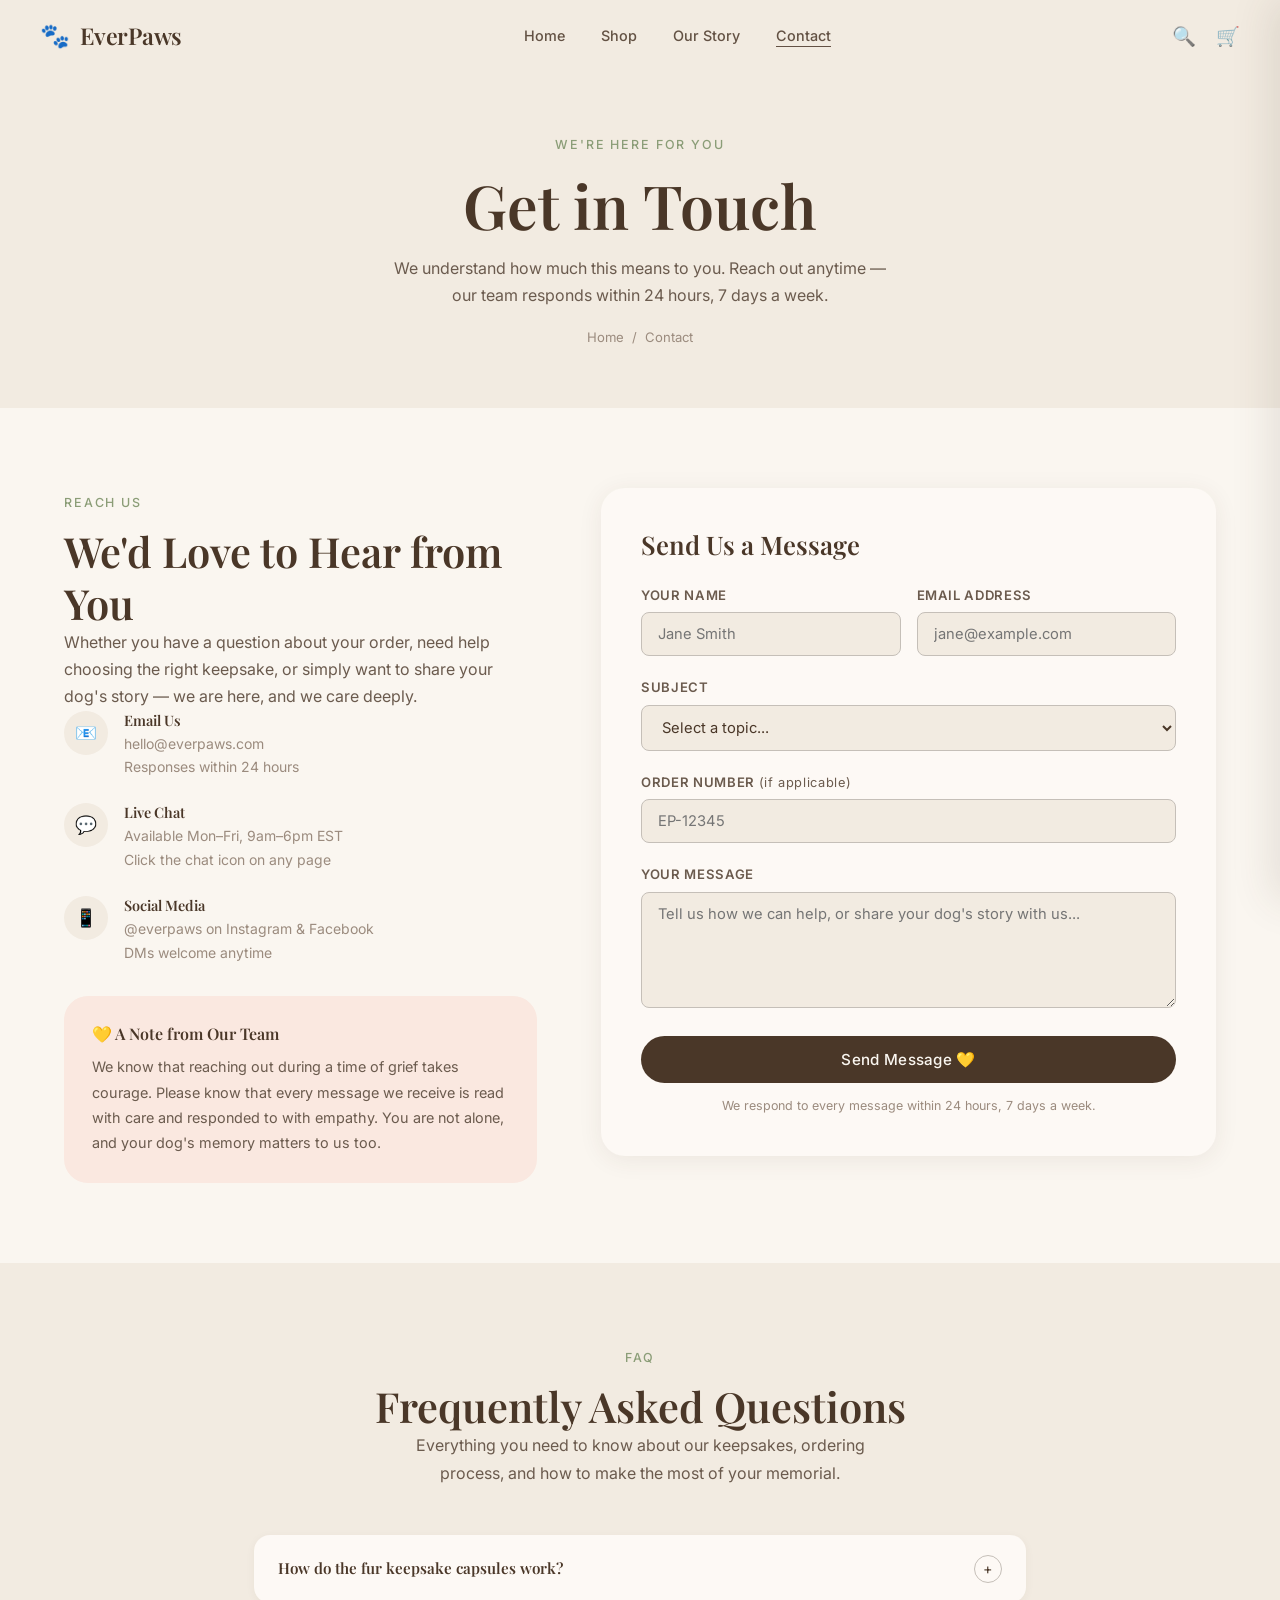
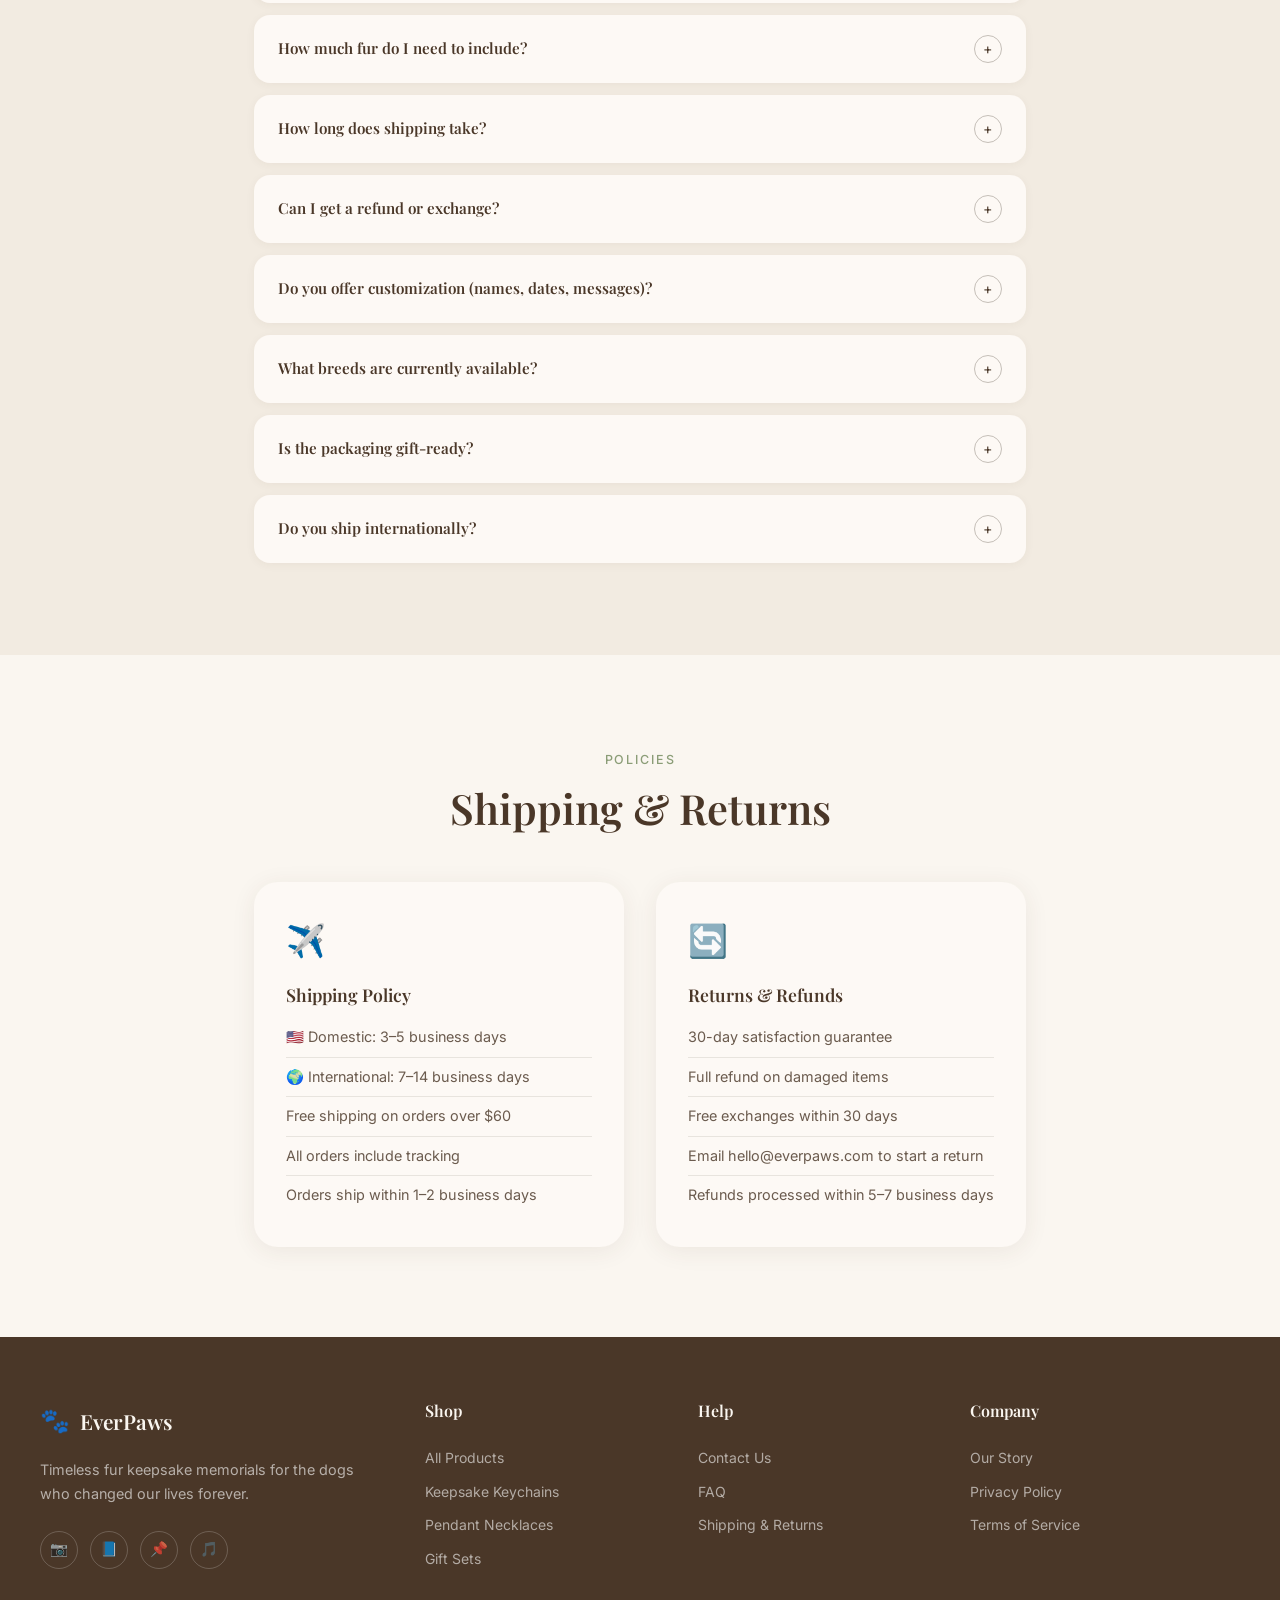
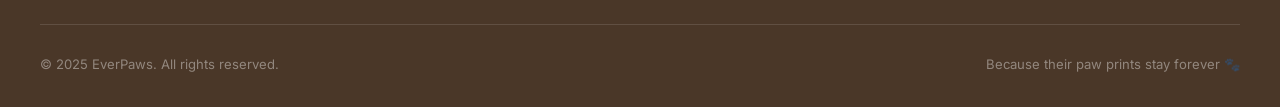
<file: contact.html>
<!DOCTYPE html>
<html lang="en">
<head>
  <meta charset="UTF-8">
  <meta name="viewport" content="width=device-width, initial-scale=1.0">
  <meta name="description" content="Contact EverPaws — We're here to help. Reach out with any questions about your order, our products, or our returns policy.">
  <title>Contact & FAQ — EverPaws</title>
  <link rel="stylesheet" href="css/styles.css">
  <link rel="icon" href="data:image/svg+xml,<svg xmlns='http://www.w3.org/2000/svg' viewBox='0 0 100 100'><text y='.9em' font-size='90'>🐾</text></svg>">
</head>
<body>

  <!-- ── Navigation ── -->
  <nav class="navbar scrolled" id="navbar">
    <div class="navbar-inner">
      <a href="index.html" class="logo">
        <span class="logo-icon">🐾</span>
        <span class="logo-text">EverPaws</span>
      </a>
      <ul class="nav-links">
        <li><a href="index.html"   class="nav-link">Home</a></li>
        <li><a href="shop.html"    class="nav-link">Shop</a></li>
        <li><a href="about.html"   class="nav-link">Our Story</a></li>
        <li><a href="contact.html" class="nav-link active">Contact</a></li>
      </ul>
      <div class="nav-actions">
        <span class="nav-icon">🔍</span>
        <span class="nav-icon cart-badge" data-cart title="Cart">
          🛒<span class="cart-count" style="display:none">0</span>
        </span>
        <div class="hamburger" id="hamburger">
          <span></span><span></span><span></span>
        </div>
      </div>
    </div>
  </nav>

  <div class="mobile-overlay" id="mobileOverlay"></div>
  <nav class="mobile-nav" id="mobileNav">
    <a href="index.html"   class="nav-link">Home</a>
    <a href="shop.html"    class="nav-link">Shop</a>
    <a href="about.html"   class="nav-link">Our Story</a>
    <a href="contact.html" class="nav-link">Contact</a>
  </nav>

  <!-- ── Page Header ── -->
  <div class="page-header">
    <span class="section-tag fade-up">We're Here for You</span>
    <h1 class="fade-up delay-1">Get in Touch</h1>
    <p class="fade-up delay-2">We understand how much this means to you. Reach out anytime — our team responds within 24 hours, 7 days a week.</p>
    <div class="breadcrumb fade-up delay-3">
      <a href="index.html">Home</a><span>/</span><span>Contact</span>
    </div>
  </div>

  <!-- ── Contact Layout ── -->
  <div class="container">
    <div class="contact-layout">

      <!-- Contact Info -->
      <div>
        <span class="section-tag fade-up">Reach Us</span>
        <h2 class="fade-up delay-1">We'd Love to Hear from You</h2>
        <p class="fade-up delay-2">Whether you have a question about your order, need help choosing the right keepsake, or simply want to share your dog's story — we are here, and we care deeply.</p>

        <div class="contact-method fade-up delay-2">
          <div class="contact-method-icon">📧</div>
          <div>
            <h4>Email Us</h4>
            <p>hello@everpaws.com<br>Responses within 24 hours</p>
          </div>
        </div>

        <div class="contact-method fade-up delay-3">
          <div class="contact-method-icon">💬</div>
          <div>
            <h4>Live Chat</h4>
            <p>Available Mon–Fri, 9am–6pm EST<br>Click the chat icon on any page</p>
          </div>
        </div>

        <div class="contact-method fade-up delay-4">
          <div class="contact-method-icon">📱</div>
          <div>
            <h4>Social Media</h4>
            <p>@everpaws on Instagram & Facebook<br>DMs welcome anytime</p>
          </div>
        </div>

        <div style="background:var(--blush-pale);border-radius:var(--radius-lg);padding:28px;margin-top:32px" class="fade-up delay-4">
          <h4 style="margin-bottom:10px;font-size:1rem">💛 A Note from Our Team</h4>
          <p style="font-size:0.9rem;line-height:1.75">We know that reaching out during a time of grief takes courage. Please know that every message we receive is read with care and responded to with empathy. You are not alone, and your dog's memory matters to us too.</p>
        </div>
      </div>

      <!-- Contact Form -->
      <div class="contact-form-wrap fade-up delay-2">
        <h3>Send Us a Message</h3>
        <form class="contact-form" onsubmit="return false">
          <div class="form-row">
            <div class="form-field">
              <label for="c-name">Your Name</label>
              <input type="text" id="c-name" placeholder="Jane Smith" required>
            </div>
            <div class="form-field">
              <label for="c-email">Email Address</label>
              <input type="email" id="c-email" placeholder="jane@example.com" required>
            </div>
          </div>

          <div class="form-field">
            <label for="c-subject">Subject</label>
            <select id="c-subject">
              <option value="">Select a topic...</option>
              <option>Order Status / Tracking</option>
              <option>Product Question</option>
              <option>Returns & Refunds</option>
              <option>Customization Help</option>
              <option>Share My Dog's Story</option>
              <option>Other</option>
            </select>
          </div>

          <div class="form-field">
            <label for="c-order">Order Number <span style="font-weight:400;text-transform:none;font-size:0.8rem">(if applicable)</span></label>
            <input type="text" id="c-order" placeholder="EP-12345">
          </div>

          <div class="form-field">
            <label for="c-msg">Your Message</label>
            <textarea id="c-msg" rows="5" placeholder="Tell us how we can help, or share your dog's story with us..." required></textarea>
          </div>

          <button type="submit" class="btn btn-primary btn-full">Send Message 💛</button>
          <p style="font-size:0.78rem;color:var(--text-light);text-align:center;margin-top:12px">We respond to every message within 24 hours, 7 days a week.</p>
        </form>
      </div>

    </div>
  </div>

  <!-- ── FAQ ── -->
  <section class="faq-section" id="faq">
    <div class="container-sm">
      <div class="text-center" style="margin-bottom:48px">
        <span class="section-tag fade-up">FAQ</span>
        <h2 class="fade-up delay-1">Frequently Asked Questions</h2>
        <p class="fade-up delay-2" style="max-width:500px;margin:0 auto">Everything you need to know about our keepsakes, ordering process, and how to make the most of your memorial.</p>
      </div>

      <div class="fade-up delay-1">

        <div class="faq-item">
          <div class="faq-question">
            <h4>How do the fur keepsake capsules work?</h4>
            <div class="faq-icon">+</div>
          </div>
          <div class="faq-answer">
            <p>Each EverPaws capsule is a beautifully detailed acrylic sculpture of your dog's breed. Inside the sculpture is a small hidden chamber designed to hold a lock of your dog's fur. When your order arrives, you simply open the chamber (instructions included), place a small amount of fur inside, and close it. The capsule then becomes a wearable, carriable memorial.</p>
          </div>
        </div>

        <div class="faq-item">
          <div class="faq-question">
            <h4>How much fur do I need to include?</h4>
            <div class="faq-icon">+</div>
          </div>
          <div class="faq-answer">
            <p>Only a very small amount — roughly the size of a coin. The chamber is intentionally compact to keep the capsule elegant and wearable. You can use fur collected from a brush, grooming, or saved from a haircut. If you don't have fur available, we also offer a "Gift Mode" option where we include a soft placeholder and instructions so the recipient can fill it themselves.</p>
          </div>
        </div>

        <div class="faq-item">
          <div class="faq-question">
            <h4>How long does shipping take?</h4>
            <div class="faq-icon">+</div>
          </div>
          <div class="faq-answer">
            <p>Orders typically ship within 1–2 business days and arrive within 3–5 business days (domestic). International orders take 7–14 business days. We know how meaningful these orders are, so we prioritize processing as quickly as possible. You'll receive tracking information as soon as your order ships.</p>
          </div>
        </div>

        <div class="faq-item">
          <div class="faq-question">
            <h4>Can I get a refund or exchange?</h4>
            <div class="faq-icon">+</div>
          </div>
          <div class="faq-answer">
            <p>Absolutely. We offer a 30-day satisfaction guarantee on all orders. If your keepsake arrives damaged, isn't as described, or simply isn't right for you — contact us and we'll arrange a replacement or full refund, no questions asked. We want you to feel completely at peace with your purchase.</p>
          </div>
        </div>

        <div class="faq-item">
          <div class="faq-question">
            <h4>Do you offer customization (names, dates, messages)?</h4>
            <div class="faq-icon">+</div>
          </div>
          <div class="faq-answer">
            <p>Yes! Every order includes a personalized gift card printed with your dog's name, birth and passing dates, and a short memorial message of your choosing (up to 100 characters). This card is tucked inside the gift box so you or the recipient can keep it alongside the keepsake.</p>
          </div>
        </div>

        <div class="faq-item">
          <div class="faq-question">
            <h4>What breeds are currently available?</h4>
            <div class="faq-icon">+</div>
          </div>
          <div class="faq-answer">
            <p>We currently offer: Corgi, Schnauzer, Golden Retriever, Yorkshire Terrier, Pomeranian, Husky, Westie (West Highland Terrier), and Shiba Inu. We're continuously adding new breeds — if yours isn't listed, contact us and we'll let you know when it's coming, or add you to our breed waitlist.</p>
          </div>
        </div>

        <div class="faq-item">
          <div class="faq-question">
            <h4>Is the packaging gift-ready?</h4>
            <div class="faq-icon">+</div>
          </div>
          <div class="faq-answer">
            <p>Yes — every EverPaws order ships in beautiful packaging: a matte gift box, a velvet pouch for the capsule, a personalized gift card, and a handwritten note from our team. No extra steps needed — it's ready to give exactly as it arrives.</p>
          </div>
        </div>

        <div class="faq-item">
          <div class="faq-question">
            <h4>Do you ship internationally?</h4>
            <div class="faq-icon">+</div>
          </div>
          <div class="faq-answer">
            <p>Yes, we ship worldwide. International delivery typically takes 7–14 business days. Shipping costs are calculated at checkout based on destination. All international orders include tracking. Please note that import duties may apply depending on your country.</p>
          </div>
        </div>

      </div>
    </div>
  </section>

  <!-- ── Shipping & Returns ── -->
  <section class="section" id="shipping">
    <div class="container-sm">
      <div class="text-center" style="margin-bottom:48px">
        <span class="section-tag fade-up">Policies</span>
        <h2 class="fade-up delay-1">Shipping & Returns</h2>
      </div>
      <div style="display:grid;grid-template-columns:1fr 1fr;gap:32px">
        <div style="background:var(--cream-card);border-radius:var(--radius-lg);padding:32px;box-shadow:var(--shadow-soft)" class="fade-up delay-1">
          <div style="font-size:2rem;margin-bottom:16px">✈️</div>
          <h3 style="margin-bottom:12px;font-size:1.1rem">Shipping Policy</h3>
          <ul style="list-style:none;padding:0">
            <li style="padding:7px 0;border-bottom:1px solid var(--gray-light);font-size:0.9rem;color:var(--text-mid)">🇺🇸 Domestic: 3–5 business days</li>
            <li style="padding:7px 0;border-bottom:1px solid var(--gray-light);font-size:0.9rem;color:var(--text-mid)">🌍 International: 7–14 business days</li>
            <li style="padding:7px 0;border-bottom:1px solid var(--gray-light);font-size:0.9rem;color:var(--text-mid)">Free shipping on orders over $60</li>
            <li style="padding:7px 0;border-bottom:1px solid var(--gray-light);font-size:0.9rem;color:var(--text-mid)">All orders include tracking</li>
            <li style="padding:7px 0;font-size:0.9rem;color:var(--text-mid)">Orders ship within 1–2 business days</li>
          </ul>
        </div>
        <div style="background:var(--cream-card);border-radius:var(--radius-lg);padding:32px;box-shadow:var(--shadow-soft)" class="fade-up delay-2">
          <div style="font-size:2rem;margin-bottom:16px">🔄</div>
          <h3 style="margin-bottom:12px;font-size:1.1rem">Returns & Refunds</h3>
          <ul style="list-style:none;padding:0">
            <li style="padding:7px 0;border-bottom:1px solid var(--gray-light);font-size:0.9rem;color:var(--text-mid)">30-day satisfaction guarantee</li>
            <li style="padding:7px 0;border-bottom:1px solid var(--gray-light);font-size:0.9rem;color:var(--text-mid)">Full refund on damaged items</li>
            <li style="padding:7px 0;border-bottom:1px solid var(--gray-light);font-size:0.9rem;color:var(--text-mid)">Free exchanges within 30 days</li>
            <li style="padding:7px 0;border-bottom:1px solid var(--gray-light);font-size:0.9rem;color:var(--text-mid)">Email hello@everpaws.com to start a return</li>
            <li style="padding:7px 0;font-size:0.9rem;color:var(--text-mid)">Refunds processed within 5–7 business days</li>
          </ul>
        </div>
      </div>
    </div>
  </section>

  <!-- ── Footer ── -->
  <footer>
    <div class="footer-grid">
      <div class="footer-brand">
        <div class="logo"><span class="logo-icon">🐾</span><span class="logo-text">EverPaws</span></div>
        <p>Timeless fur keepsake memorials for the dogs who changed our lives forever.</p>
        <div class="social-links">
          <a href="#" class="social-link">📷</a>
          <a href="#" class="social-link">📘</a>
          <a href="#" class="social-link">📌</a>
          <a href="#" class="social-link">🎵</a>
        </div>
      </div>
      <div class="footer-col">
        <h4>Shop</h4>
        <a href="shop.html">All Products</a>
        <a href="shop.html">Keepsake Keychains</a>
        <a href="shop.html">Pendant Necklaces</a>
        <a href="shop.html">Gift Sets</a>
      </div>
      <div class="footer-col">
        <h4>Help</h4>
        <a href="contact.html">Contact Us</a>
        <a href="contact.html#faq">FAQ</a>
        <a href="contact.html#shipping">Shipping & Returns</a>
      </div>
      <div class="footer-col">
        <h4>Company</h4>
        <a href="about.html">Our Story</a>
        <a href="#">Privacy Policy</a>
        <a href="#">Terms of Service</a>
      </div>
    </div>
    <div class="footer-bottom">
      <span>© 2025 EverPaws. All rights reserved.</span>
      <span>Because their paw prints stay forever 🐾</span>
    </div>
  </footer>

  <!-- Cart Sidebar -->
  <div class="cart-sidebar" id="cartSidebar">
    <div class="cart-sidebar-header">
      <h3>Your Cart 🐾</h3>
      <button class="cart-close" onclick="closeCart()">✕</button>
    </div>
    <div class="cart-body"></div>
    <div class="cart-footer">
      <div class="cart-total">
        <span>Total</span>
        <span class="cart-total-amount">$0.00</span>
      </div>
      <a href="#" class="btn btn-primary btn-full">Proceed to Checkout 🔒</a>
    </div>
  </div>

  <script src="js/shopify.js"></script>
  <script src="js/main.js"></script>
</body>
</html>
</file>
<file: css/styles.css>
/* =============================================
   EverPaws — Stylesheet
   ============================================= */

@import url('https://fonts.googleapis.com/css2?family=Playfair+Display:ital,wght@0,400;0,500;0,600;0,700;1,400;1,500&family=Inter:wght@300;400;500;600&display=swap');

/* === CSS Variables === */
:root {
  --cream:        #FAF6F0;
  --cream-dark:   #F2EBE1;
  --cream-card:   #FDF9F5;
  --sage:         #8B9D77;
  --sage-light:   #A8BB96;
  --sage-pale:    #D6E2CC;
  --dusty-blue:   #7B9BAE;
  --dusty-blue-light: #9BB5C6;
  --dusty-blue-pale:  #D4E4ED;
  --blush:        #E8B4A0;
  --blush-light:  #F2CAB8;
  --blush-pale:   #FAE8E0;
  --gray-light:   #E8E4DE;
  --gray-mid:     #C5BFB8;
  --warm-text:    #4A3728;
  --text-mid:     #6B5B4E;
  --text-light:   #9B8B7E;
  --white:        #FFFFFF;
  --shadow-soft:  0 4px 24px rgba(74, 55, 40, 0.08);
  --shadow-hover: 0 8px 40px rgba(74, 55, 40, 0.14);
  --radius-sm:    8px;
  --radius-md:    16px;
  --radius-lg:    24px;
  --radius-xl:    40px;
  --transition:   all 0.3s cubic-bezier(0.4, 0, 0.2, 1);
}

/* === Reset & Base === */
*, *::before, *::after { box-sizing: border-box; margin: 0; padding: 0; }

html { scroll-behavior: smooth; font-size: 16px; }

body {
  font-family: 'Inter', sans-serif;
  background-color: var(--cream);
  color: var(--warm-text);
  line-height: 1.7;
  overflow-x: hidden;
}

img { max-width: 100%; height: auto; display: block; }
a  { text-decoration: none; color: inherit; }
ul { list-style: none; }
button { cursor: pointer; border: none; background: none; font-family: inherit; }
input, textarea, select { font-family: inherit; }

/* === Typography === */
h1, h2, h3, h4, h5 {
  font-family: 'Playfair Display', serif;
  font-weight: 600;
  line-height: 1.25;
  color: var(--warm-text);
}
h1 { font-size: clamp(2.2rem, 5vw, 3.8rem); }
h2 { font-size: clamp(1.7rem, 3.5vw, 2.6rem); }
h3 { font-size: clamp(1.2rem, 2.5vw, 1.6rem); }
h4 { font-size: 1.15rem; }

p { color: var(--text-mid); }

.serif { font-family: 'Playfair Display', serif; }
.italic { font-style: italic; }

/* === Utility === */
.container { max-width: 1200px; margin: 0 auto; padding: 0 24px; }
.container-sm { max-width: 820px; margin: 0 auto; padding: 0 24px; }
.text-center { text-align: center; }
.section { padding: 90px 0; }
.section-sm { padding: 60px 0; }

.section-tag {
  display: inline-block;
  font-size: 0.78rem;
  font-weight: 500;
  letter-spacing: 0.15em;
  text-transform: uppercase;
  color: var(--sage);
  margin-bottom: 12px;
}

.section-title { margin-bottom: 16px; }
.section-subtitle {
  font-size: 1.05rem;
  color: var(--text-light);
  max-width: 560px;
  margin: 0 auto 48px;
}

/* === Paw Divider === */
.paw-divider {
  display: flex;
  align-items: center;
  gap: 12px;
  justify-content: center;
  margin: 20px auto 0;
}
.paw-divider::before, .paw-divider::after {
  content: '';
  height: 1px;
  width: 60px;
  background: var(--gray-mid);
}
.paw-icon { color: var(--blush); font-size: 1rem; }

/* === Buttons === */
.btn {
  display: inline-flex;
  align-items: center;
  gap: 8px;
  padding: 14px 32px;
  border-radius: var(--radius-xl);
  font-size: 0.95rem;
  font-weight: 500;
  transition: var(--transition);
  letter-spacing: 0.02em;
}

.btn-primary {
  background: var(--warm-text);
  color: var(--cream);
}
.btn-primary:hover {
  background: #3A2A1C;
  transform: translateY(-2px);
  box-shadow: var(--shadow-hover);
}

.btn-sage {
  background: var(--sage);
  color: var(--white);
}
.btn-sage:hover {
  background: #7A8C67;
  transform: translateY(-2px);
  box-shadow: var(--shadow-hover);
}

.btn-outline {
  background: transparent;
  color: var(--warm-text);
  border: 1.5px solid var(--warm-text);
}
.btn-outline:hover {
  background: var(--warm-text);
  color: var(--cream);
  transform: translateY(-2px);
}

.btn-ghost {
  background: rgba(255,255,255,0.15);
  color: var(--white);
  border: 1.5px solid rgba(255,255,255,0.4);
  backdrop-filter: blur(6px);
}
.btn-ghost:hover {
  background: rgba(255,255,255,0.28);
  transform: translateY(-2px);
}

.btn-sm { padding: 10px 22px; font-size: 0.875rem; }
.btn-full { width: 100%; justify-content: center; }

/* === Navigation === */
.navbar {
  position: fixed;
  top: 0; left: 0; right: 0;
  z-index: 1000;
  padding: 0 24px;
  transition: var(--transition);
}

.navbar-inner {
  max-width: 1200px;
  margin: 0 auto;
  display: flex;
  align-items: center;
  justify-content: space-between;
  height: 72px;
}

.navbar.scrolled {
  background: rgba(250, 246, 240, 0.95);
  backdrop-filter: blur(12px);
  box-shadow: 0 2px 20px rgba(74, 55, 40, 0.08);
}

.navbar.scrolled .logo-text,
.navbar.scrolled .nav-link,
.navbar.scrolled .nav-icon { color: var(--warm-text); }

.navbar-transparent .logo-text,
.navbar-transparent .nav-link,
.navbar-transparent .nav-icon { color: var(--white); }

.logo {
  display: flex;
  align-items: center;
  gap: 10px;
}
.logo-icon { font-size: 1.5rem; }
.logo-text {
  font-family: 'Playfair Display', serif;
  font-size: 1.45rem;
  font-weight: 600;
  letter-spacing: -0.01em;
}

.nav-links {
  display: flex;
  align-items: center;
  gap: 36px;
}
.nav-link {
  font-size: 0.9rem;
  font-weight: 500;
  opacity: 0.85;
  transition: var(--transition);
  position: relative;
}
.nav-link::after {
  content: '';
  position: absolute;
  bottom: -3px; left: 0;
  width: 0; height: 1.5px;
  background: currentColor;
  transition: var(--transition);
}
.nav-link:hover { opacity: 1; }
.nav-link:hover::after { width: 100%; }
.nav-link.active::after { width: 100%; }

.nav-actions {
  display: flex;
  align-items: center;
  gap: 20px;
}
.nav-icon {
  font-size: 1.2rem;
  opacity: 0.8;
  transition: var(--transition);
  cursor: pointer;
}
.nav-icon:hover { opacity: 1; transform: scale(1.1); }

.cart-badge {
  position: relative;
}
.cart-count {
  position: absolute;
  top: -6px; right: -8px;
  background: var(--blush);
  color: var(--white);
  font-size: 0.65rem;
  font-weight: 600;
  width: 18px; height: 18px;
  border-radius: 50%;
  display: flex;
  align-items: center;
  justify-content: center;
}

.hamburger {
  display: none;
  flex-direction: column;
  gap: 5px;
  cursor: pointer;
}
.hamburger span {
  display: block;
  width: 24px; height: 2px;
  background: currentColor;
  border-radius: 2px;
  transition: var(--transition);
}

/* Mobile Nav */
.mobile-nav {
  position: fixed;
  top: 0; right: -100%;
  width: min(320px, 100vw);
  height: 100vh;
  background: var(--cream);
  z-index: 999;
  padding: 90px 32px 40px;
  display: flex;
  flex-direction: column;
  gap: 4px;
  transition: right 0.35s cubic-bezier(0.4, 0, 0.2, 1);
  box-shadow: -8px 0 40px rgba(74, 55, 40, 0.12);
}
.mobile-nav.open { right: 0; }
.mobile-nav .nav-link {
  color: var(--warm-text);
  font-size: 1.1rem;
  padding: 12px 0;
  border-bottom: 1px solid var(--gray-light);
  opacity: 1;
}
.mobile-overlay {
  position: fixed;
  inset: 0;
  background: rgba(74, 55, 40, 0.3);
  z-index: 998;
  opacity: 0;
  pointer-events: none;
  transition: opacity 0.35s;
}
.mobile-overlay.open { opacity: 1; pointer-events: all; }

/* === Hero === */
.hero {
  position: relative;
  min-height: 100vh;
  display: flex;
  align-items: center;
  overflow: hidden;
}
.hero-bg {
  position: absolute;
  inset: 0;
  background-image: url('https://images.unsplash.com/photo-1587300003388-59208cc962cb?w=1800&q=80');
  background-size: cover;
  background-position: center 30%;
  z-index: 0;
}
.hero-bg::after {
  content: '';
  position: absolute;
  inset: 0;
  background: linear-gradient(
    135deg,
    rgba(74, 55, 40, 0.62) 0%,
    rgba(74, 55, 40, 0.35) 60%,
    rgba(139, 157, 119, 0.15) 100%
  );
}
.hero-content {
  position: relative;
  z-index: 1;
  max-width: 660px;
  padding: 0 24px;
  margin-left: max(24px, calc((100vw - 1200px) / 2));
}
.hero-tag {
  display: inline-flex;
  align-items: center;
  gap: 8px;
  background: rgba(255,255,255,0.15);
  backdrop-filter: blur(8px);
  border: 1px solid rgba(255,255,255,0.3);
  color: rgba(255,255,255,0.9);
  padding: 6px 16px;
  border-radius: var(--radius-xl);
  font-size: 0.8rem;
  letter-spacing: 0.1em;
  text-transform: uppercase;
  margin-bottom: 24px;
}
.hero h1 {
  color: var(--white);
  text-shadow: 0 2px 20px rgba(74,55,40,0.3);
  margin-bottom: 20px;
}
.hero p {
  color: rgba(255,255,255,0.88);
  font-size: 1.15rem;
  line-height: 1.75;
  margin-bottom: 36px;
  max-width: 480px;
}
.hero-actions {
  display: flex;
  gap: 16px;
  flex-wrap: wrap;
}
.hero-scroll {
  position: absolute;
  bottom: 36px;
  left: 50%;
  transform: translateX(-50%);
  z-index: 1;
  display: flex;
  flex-direction: column;
  align-items: center;
  gap: 8px;
  color: rgba(255,255,255,0.6);
  font-size: 0.75rem;
  letter-spacing: 0.1em;
  text-transform: uppercase;
}
.scroll-line {
  width: 1px;
  height: 40px;
  background: rgba(255,255,255,0.4);
  animation: scrollPulse 2s ease-in-out infinite;
}
@keyframes scrollPulse {
  0%, 100% { opacity: 0.4; transform: scaleY(1); }
  50% { opacity: 1; transform: scaleY(1.15); }
}

/* === Trust Strip === */
.trust-strip {
  background: var(--white);
  border-top: 1px solid var(--gray-light);
  border-bottom: 1px solid var(--gray-light);
  padding: 20px 24px;
}
.trust-strip-inner {
  max-width: 1200px;
  margin: 0 auto;
  display: flex;
  justify-content: center;
  align-items: center;
  gap: 40px;
  flex-wrap: wrap;
}
.trust-item {
  display: flex;
  align-items: center;
  gap: 10px;
  color: var(--text-mid);
  font-size: 0.875rem;
  font-weight: 500;
}
.trust-item .icon { color: var(--sage); font-size: 1.1rem; }

/* === Featured Products === */
.products-grid {
  display: grid;
  grid-template-columns: repeat(auto-fill, minmax(280px, 1fr));
  gap: 28px;
}

.product-card {
  background: var(--cream-card);
  border-radius: var(--radius-lg);
  overflow: hidden;
  box-shadow: var(--shadow-soft);
  transition: var(--transition);
  position: relative;
}
.product-card:hover {
  transform: translateY(-6px);
  box-shadow: var(--shadow-hover);
}
.product-card-image {
  position: relative;
  overflow: hidden;
  aspect-ratio: 1 / 1;
  background: var(--cream-dark);
}
.product-card-image img {
  width: 100%;
  height: 100%;
  object-fit: cover;
  transition: transform 0.6s cubic-bezier(0.4, 0, 0.2, 1);
}
.product-card:hover .product-card-image img { transform: scale(1.06); }
.product-badge {
  position: absolute;
  top: 14px; left: 14px;
  background: var(--blush);
  color: var(--white);
  font-size: 0.72rem;
  font-weight: 600;
  letter-spacing: 0.05em;
  text-transform: uppercase;
  padding: 4px 12px;
  border-radius: 20px;
}
.product-badge.sage { background: var(--sage); }
.product-badge.blue { background: var(--dusty-blue); }

.quick-view-btn {
  position: absolute;
  bottom: 14px;
  left: 50%;
  transform: translateX(-50%) translateY(8px);
  opacity: 0;
  background: rgba(255,255,255,0.95);
  color: var(--warm-text);
  font-size: 0.8rem;
  font-weight: 600;
  padding: 8px 20px;
  border-radius: 20px;
  box-shadow: 0 4px 16px rgba(74,55,40,0.15);
  transition: var(--transition);
  white-space: nowrap;
  cursor: pointer;
}
.product-card:hover .quick-view-btn {
  opacity: 1;
  transform: translateX(-50%) translateY(0);
}

.product-card-body { padding: 20px 22px 24px; }
.product-category {
  font-size: 0.75rem;
  font-weight: 500;
  color: var(--sage);
  letter-spacing: 0.08em;
  text-transform: uppercase;
  margin-bottom: 6px;
}
.product-card-body h3 {
  font-size: 1.1rem;
  margin-bottom: 6px;
}
.product-card-body p {
  font-size: 0.875rem;
  color: var(--text-light);
  margin-bottom: 16px;
  line-height: 1.6;
}
.product-card-footer {
  display: flex;
  align-items: center;
  justify-content: space-between;
}
.product-price {
  font-family: 'Playfair Display', serif;
  font-size: 1.2rem;
  font-weight: 600;
  color: var(--warm-text);
}
.product-price span {
  font-size: 0.8rem;
  font-weight: 400;
  color: var(--text-light);
  font-family: 'Inter', sans-serif;
}
.wishlist-btn {
  width: 36px; height: 36px;
  border-radius: 50%;
  border: 1.5px solid var(--gray-light);
  display: flex;
  align-items: center;
  justify-content: center;
  color: var(--text-light);
  transition: var(--transition);
  font-size: 0.9rem;
}
.wishlist-btn:hover { border-color: var(--blush); color: var(--blush); background: var(--blush-pale); }

/* === Brand Story === */
.brand-story {
  background: var(--cream-dark);
}
.story-grid {
  display: grid;
  grid-template-columns: 1fr 1fr;
  gap: 80px;
  align-items: center;
}
.story-image {
  position: relative;
  border-radius: var(--radius-lg);
  overflow: hidden;
  aspect-ratio: 4/5;
  box-shadow: var(--shadow-hover);
}
.story-image img {
  width: 100%; height: 100%;
  object-fit: cover;
}
.story-image-accent {
  position: absolute;
  bottom: -20px; right: -20px;
  width: 140px; height: 140px;
  background: var(--blush-pale);
  border-radius: 50%;
  z-index: -1;
}
.story-accent-box {
  position: absolute;
  bottom: 24px; left: 24px;
  background: rgba(255,255,255,0.92);
  backdrop-filter: blur(8px);
  border-radius: var(--radius-md);
  padding: 16px 20px;
  box-shadow: var(--shadow-soft);
  max-width: 200px;
}
.story-accent-box .number {
  font-family: 'Playfair Display', serif;
  font-size: 2rem;
  font-weight: 700;
  color: var(--warm-text);
  line-height: 1;
}
.story-accent-box p {
  font-size: 0.8rem;
  color: var(--text-light);
  margin-top: 4px;
}

.story-content .section-tag { margin-bottom: 12px; }
.story-content h2 { margin-bottom: 20px; }
.story-content p { margin-bottom: 18px; font-size: 1.02rem; line-height: 1.8; }
.story-quote {
  border-left: 3px solid var(--blush);
  padding: 12px 0 12px 20px;
  margin: 24px 0;
  font-family: 'Playfair Display', serif;
  font-style: italic;
  font-size: 1.1rem;
  color: var(--warm-text);
}

/* === Testimonials === */
.testimonials-grid {
  display: grid;
  grid-template-columns: repeat(3, 1fr);
  gap: 24px;
}
.testimonial-card {
  background: var(--cream-card);
  border-radius: var(--radius-lg);
  padding: 32px;
  box-shadow: var(--shadow-soft);
  position: relative;
  transition: var(--transition);
}
.testimonial-card:hover { transform: translateY(-4px); box-shadow: var(--shadow-hover); }
.testimonial-quote-icon {
  font-size: 3rem;
  color: var(--blush-pale);
  font-family: 'Playfair Display', serif;
  line-height: 1;
  margin-bottom: 12px;
}
.stars {
  color: #E8B95A;
  font-size: 0.85rem;
  letter-spacing: 2px;
  margin-bottom: 16px;
}
.testimonial-card p {
  font-size: 0.95rem;
  line-height: 1.75;
  font-style: italic;
  margin-bottom: 24px;
}
.testimonial-author {
  display: flex;
  align-items: center;
  gap: 12px;
}
.author-avatar {
  width: 44px; height: 44px;
  border-radius: 50%;
  overflow: hidden;
  flex-shrink: 0;
  background: var(--gray-light);
}
.author-avatar img {
  width: 100%; height: 100%;
  object-fit: cover;
}
.author-name {
  font-weight: 600;
  font-size: 0.9rem;
  color: var(--warm-text);
}
.author-meta {
  font-size: 0.78rem;
  color: var(--text-light);
}

/* === Reassurance Banner === */
.reassurance-banner {
  background: var(--warm-text);
  color: var(--cream);
  padding: 32px 24px;
  text-align: center;
}
.reassurance-inner {
  max-width: 900px;
  margin: 0 auto;
  display: flex;
  justify-content: center;
  align-items: center;
  gap: 48px;
  flex-wrap: wrap;
}
.reassurance-item {
  display: flex;
  flex-direction: column;
  align-items: center;
  gap: 6px;
}
.reassurance-item .icon { font-size: 1.5rem; opacity: 0.75; }
.reassurance-item span {
  font-size: 0.9rem;
  font-weight: 500;
  opacity: 0.9;
}
.reassurance-divider { width: 1px; height: 40px; background: rgba(255,255,255,0.2); }

/* === Newsletter === */
.newsletter {
  background: linear-gradient(135deg, var(--dusty-blue-pale) 0%, var(--blush-pale) 100%);
}
.newsletter-inner {
  max-width: 580px;
  margin: 0 auto;
  text-align: center;
}
.newsletter-inner h2 { margin-bottom: 12px; }
.newsletter-inner p { margin-bottom: 32px; }
.newsletter-form {
  display: flex;
  gap: 12px;
}
.newsletter-form input {
  flex: 1;
  padding: 14px 20px;
  border: 1.5px solid var(--gray-mid);
  border-radius: var(--radius-xl);
  background: var(--white);
  font-size: 0.95rem;
  outline: none;
  transition: var(--transition);
  color: var(--warm-text);
}
.newsletter-form input::placeholder { color: var(--text-light); }
.newsletter-form input:focus { border-color: var(--dusty-blue); }

/* === Footer === */
footer {
  background: var(--warm-text);
  color: var(--cream);
  padding: 64px 24px 32px;
}
.footer-grid {
  max-width: 1200px;
  margin: 0 auto;
  display: grid;
  grid-template-columns: 1.5fr 1fr 1fr 1.2fr;
  gap: 48px;
  padding-bottom: 48px;
  border-bottom: 1px solid rgba(255,255,255,0.12);
}
.footer-brand .logo-text { color: var(--cream); font-size: 1.3rem; }
.footer-brand p {
  color: rgba(255,255,255,0.6);
  font-size: 0.9rem;
  margin: 16px 0 24px;
  line-height: 1.7;
}
.social-links { display: flex; gap: 12px; }
.social-link {
  width: 38px; height: 38px;
  border-radius: 50%;
  border: 1px solid rgba(255,255,255,0.2);
  display: flex;
  align-items: center;
  justify-content: center;
  color: rgba(255,255,255,0.7);
  font-size: 0.9rem;
  transition: var(--transition);
}
.social-link:hover {
  border-color: var(--blush-light);
  color: var(--blush-light);
  background: rgba(232,180,160,0.1);
}
.footer-col h4 {
  color: var(--cream);
  font-family: 'Playfair Display', serif;
  font-size: 1rem;
  font-weight: 600;
  margin-bottom: 20px;
}
.footer-col a {
  display: block;
  color: rgba(255,255,255,0.58);
  font-size: 0.875rem;
  padding: 5px 0;
  transition: var(--transition);
}
.footer-col a:hover { color: var(--blush-light); padding-left: 6px; }
.footer-bottom {
  max-width: 1200px;
  margin: 28px auto 0;
  display: flex;
  justify-content: space-between;
  align-items: center;
  flex-wrap: wrap;
  gap: 12px;
  font-size: 0.82rem;
  color: rgba(255,255,255,0.4);
}
.footer-bottom a { color: rgba(255,255,255,0.55); transition: var(--transition); }
.footer-bottom a:hover { color: var(--blush-light); }

/* === Shop Page === */
.page-header {
  padding: 130px 0 60px;
  text-align: center;
  background: var(--cream-dark);
}
.page-header h1 { margin-bottom: 12px; }
.page-header p { max-width: 500px; margin: 0 auto; }

.breadcrumb {
  display: flex;
  justify-content: center;
  gap: 8px;
  font-size: 0.82rem;
  color: var(--text-light);
  margin-top: 16px;
}
.breadcrumb a:hover { color: var(--sage); }
.breadcrumb span { color: var(--text-light); }

.shop-layout {
  display: grid;
  grid-template-columns: 240px 1fr;
  gap: 40px;
  padding: 48px 0 90px;
}

.filter-sidebar { position: sticky; top: 90px; height: fit-content; }
.filter-group { margin-bottom: 32px; }
.filter-group h4 {
  font-size: 0.85rem;
  font-weight: 600;
  letter-spacing: 0.08em;
  text-transform: uppercase;
  margin-bottom: 14px;
  color: var(--warm-text);
}
.filter-option {
  display: flex;
  align-items: center;
  gap: 10px;
  padding: 7px 0;
  cursor: pointer;
  font-size: 0.9rem;
  color: var(--text-mid);
  transition: var(--transition);
}
.filter-option:hover { color: var(--warm-text); }
.filter-check {
  width: 18px; height: 18px;
  border: 1.5px solid var(--gray-mid);
  border-radius: 4px;
  display: flex;
  align-items: center;
  justify-content: center;
  transition: var(--transition);
  flex-shrink: 0;
}
.filter-option.active .filter-check,
.filter-option:hover .filter-check {
  border-color: var(--sage);
  background: var(--sage-pale);
}
.filter-option.active .filter-check::after {
  content: '✓';
  font-size: 0.7rem;
  color: var(--sage);
  font-weight: 700;
}

.price-range { margin-top: 8px; }
.range-slider {
  width: 100%;
  accent-color: var(--sage);
  cursor: pointer;
}
.price-labels {
  display: flex;
  justify-content: space-between;
  font-size: 0.82rem;
  color: var(--text-light);
  margin-top: 6px;
}
.filter-divider { height: 1px; background: var(--gray-light); margin-bottom: 28px; }

.shop-header {
  display: flex;
  align-items: center;
  justify-content: space-between;
  margin-bottom: 28px;
}
.results-count { font-size: 0.875rem; color: var(--text-light); }
.sort-select {
  padding: 9px 16px;
  border: 1.5px solid var(--gray-light);
  border-radius: var(--radius-sm);
  background: var(--white);
  color: var(--warm-text);
  font-size: 0.875rem;
  outline: none;
  cursor: pointer;
}
.sort-select:focus { border-color: var(--sage); }

/* === Product Page === */
.product-page { padding: 100px 0 80px; }
.product-layout {
  display: grid;
  grid-template-columns: 1fr 1fr;
  gap: 64px;
  align-items: start;
}

.product-gallery { position: sticky; top: 90px; }
.main-image {
  border-radius: var(--radius-lg);
  overflow: hidden;
  aspect-ratio: 1;
  background: var(--cream-dark);
  margin-bottom: 14px;
}
.main-image img { width: 100%; height: 100%; object-fit: cover; }
.thumbnail-strip { display: flex; gap: 10px; }
.thumbnail {
  width: 72px; height: 72px;
  border-radius: var(--radius-sm);
  overflow: hidden;
  cursor: pointer;
  border: 2px solid transparent;
  transition: var(--transition);
  flex-shrink: 0;
}
.thumbnail.active { border-color: var(--warm-text); }
.thumbnail img { width: 100%; height: 100%; object-fit: cover; }

.product-details { padding-top: 8px; }
.product-details .product-category { font-size: 0.8rem; margin-bottom: 8px; }
.product-details h1 { font-size: clamp(1.6rem, 3vw, 2.2rem); margin-bottom: 12px; }
.product-rating {
  display: flex;
  align-items: center;
  gap: 10px;
  margin-bottom: 20px;
}
.product-rating .stars { font-size: 0.9rem; }
.product-rating span { font-size: 0.875rem; color: var(--text-light); }
.product-price-large {
  font-family: 'Playfair Display', serif;
  font-size: 2rem;
  font-weight: 600;
  color: var(--warm-text);
  margin-bottom: 8px;
}
.shipping-note {
  font-size: 0.85rem;
  color: var(--sage);
  display: flex;
  align-items: center;
  gap: 6px;
  margin-bottom: 28px;
}

.customization-form { background: var(--cream-dark); border-radius: var(--radius-lg); padding: 28px; margin-bottom: 28px; }
.customization-form h4 { margin-bottom: 20px; font-size: 1rem; }
.form-field { margin-bottom: 16px; }
.form-field label {
  display: block;
  font-size: 0.82rem;
  font-weight: 600;
  letter-spacing: 0.05em;
  text-transform: uppercase;
  color: var(--text-mid);
  margin-bottom: 6px;
}
.form-field input,
.form-field textarea,
.form-field select {
  width: 100%;
  padding: 12px 16px;
  border: 1.5px solid var(--gray-mid);
  border-radius: var(--radius-sm);
  background: var(--white);
  color: var(--warm-text);
  font-size: 0.92rem;
  outline: none;
  transition: var(--transition);
}
.form-field input:focus,
.form-field textarea:focus { border-color: var(--dusty-blue); }
.form-field textarea { resize: vertical; min-height: 90px; }
.char-count { text-align: right; font-size: 0.75rem; color: var(--text-light); margin-top: 4px; }

.product-actions { display: flex; gap: 12px; margin-bottom: 24px; }
.qty-selector {
  display: flex;
  align-items: center;
  border: 1.5px solid var(--gray-mid);
  border-radius: var(--radius-xl);
  overflow: hidden;
  background: var(--white);
}
.qty-btn {
  width: 40px; height: 48px;
  display: flex;
  align-items: center;
  justify-content: center;
  font-size: 1.1rem;
  color: var(--text-mid);
  transition: var(--transition);
}
.qty-btn:hover { background: var(--cream-dark); color: var(--warm-text); }
.qty-input {
  width: 44px; height: 48px;
  text-align: center;
  border: none;
  outline: none;
  font-size: 0.95rem;
  font-weight: 500;
  color: var(--warm-text);
  background: transparent;
}

.product-reassurance {
  border: 1px solid var(--blush-pale);
  background: var(--blush-pale);
  border-radius: var(--radius-md);
  padding: 18px 20px;
  font-size: 0.875rem;
  color: var(--text-mid);
  line-height: 1.65;
  margin-bottom: 24px;
}
.product-reassurance strong { color: var(--warm-text); }

.trust-badges {
  display: flex;
  gap: 20px;
  flex-wrap: wrap;
  margin-bottom: 28px;
}
.trust-badge {
  display: flex;
  align-items: center;
  gap: 7px;
  font-size: 0.8rem;
  color: var(--text-light);
  font-weight: 500;
}
.trust-badge .icon { color: var(--sage); font-size: 1rem; }

.product-meta { border-top: 1px solid var(--gray-light); padding-top: 20px; }
.meta-row {
  display: flex;
  gap: 12px;
  font-size: 0.875rem;
  padding: 7px 0;
}
.meta-row .label { font-weight: 600; color: var(--warm-text); min-width: 130px; }
.meta-row .value { color: var(--text-mid); }

/* === About Page === */
.about-hero {
  padding: 130px 0 80px;
  background: var(--cream-dark);
}
.about-hero-grid {
  display: grid;
  grid-template-columns: 1fr 1fr;
  gap: 80px;
  align-items: center;
}
.about-hero-image {
  border-radius: var(--radius-lg);
  overflow: hidden;
  aspect-ratio: 4/5;
  box-shadow: var(--shadow-hover);
}
.about-hero-image img { width: 100%; height: 100%; object-fit: cover; }
.about-tag { margin-bottom: 12px; }
.about-hero h1 { margin-bottom: 20px; }
.about-hero p { margin-bottom: 18px; font-size: 1.02rem; line-height: 1.85; }
.about-hero .signature {
  font-family: 'Playfair Display', serif;
  font-style: italic;
  font-size: 1.2rem;
  margin-top: 28px;
}

.values-grid {
  display: grid;
  grid-template-columns: repeat(3, 1fr);
  gap: 28px;
}
.value-card {
  background: var(--cream-card);
  border-radius: var(--radius-lg);
  padding: 36px 28px;
  box-shadow: var(--shadow-soft);
  text-align: center;
  transition: var(--transition);
}
.value-card:hover { transform: translateY(-4px); box-shadow: var(--shadow-hover); }
.value-icon {
  width: 64px; height: 64px;
  border-radius: 50%;
  background: var(--cream-dark);
  display: flex;
  align-items: center;
  justify-content: center;
  margin: 0 auto 20px;
  font-size: 1.6rem;
}
.value-card h3 { margin-bottom: 12px; font-size: 1.1rem; }
.value-card p { font-size: 0.9rem; line-height: 1.7; }

.mission-section {
  background: var(--warm-text);
  color: var(--white);
  text-align: center;
  padding: 80px 24px;
}
.mission-section h2 { color: var(--white); margin-bottom: 20px; }
.mission-section p { color: rgba(255,255,255,0.75); font-size: 1.05rem; max-width: 680px; margin: 0 auto; line-height: 1.85; }
.mission-quote {
  font-family: 'Playfair Display', serif;
  font-style: italic;
  font-size: 1.4rem;
  color: var(--blush-light);
  max-width: 620px;
  margin: 32px auto 0;
}

/* === Contact Page === */
.contact-layout {
  display: grid;
  grid-template-columns: 1fr 1.3fr;
  gap: 64px;
  padding: 80px 0;
  align-items: start;
}
.contact-info h2 { margin-bottom: 16px; }
.contact-info p { margin-bottom: 32px; line-height: 1.8; }
.contact-method {
  display: flex;
  gap: 16px;
  align-items: flex-start;
  margin-bottom: 24px;
}
.contact-method-icon {
  width: 44px; height: 44px;
  border-radius: 50%;
  background: var(--cream-dark);
  display: flex;
  align-items: center;
  justify-content: center;
  font-size: 1.1rem;
  flex-shrink: 0;
}
.contact-method h4 { font-size: 0.9rem; font-weight: 600; margin-bottom: 3px; }
.contact-method p { font-size: 0.875rem; color: var(--text-light); margin: 0; }

.contact-form-wrap {
  background: var(--cream-card);
  border-radius: var(--radius-lg);
  padding: 40px;
  box-shadow: var(--shadow-soft);
}
.contact-form-wrap h3 { margin-bottom: 24px; }
.form-row { display: grid; grid-template-columns: 1fr 1fr; gap: 16px; }
.contact-form .form-field { margin-bottom: 20px; }
.contact-form .form-field input,
.contact-form .form-field textarea,
.contact-form .form-field select {
  background: var(--cream-dark);
}
.contact-form .form-field input:focus,
.contact-form .form-field textarea:focus { background: var(--white); }

.faq-section { padding: 80px 0; background: var(--cream-dark); }
.faq-item {
  background: var(--cream-card);
  border-radius: var(--radius-md);
  overflow: hidden;
  margin-bottom: 12px;
  box-shadow: 0 2px 10px rgba(74,55,40,0.05);
}
.faq-question {
  display: flex;
  justify-content: space-between;
  align-items: center;
  padding: 20px 24px;
  cursor: pointer;
  transition: var(--transition);
}
.faq-question:hover { background: var(--cream-dark); }
.faq-question h4 { font-size: 0.95rem; font-weight: 600; }
.faq-icon {
  width: 28px; height: 28px;
  border-radius: 50%;
  border: 1.5px solid var(--gray-mid);
  display: flex;
  align-items: center;
  justify-content: center;
  font-size: 0.9rem;
  flex-shrink: 0;
  transition: var(--transition);
}
.faq-item.open .faq-icon { transform: rotate(45deg); border-color: var(--sage); color: var(--sage); }
.faq-answer {
  max-height: 0;
  overflow: hidden;
  transition: max-height 0.35s cubic-bezier(0.4,0,0.2,1);
}
.faq-item.open .faq-answer { max-height: 300px; }
.faq-answer p {
  padding: 0 24px 20px;
  font-size: 0.92rem;
  line-height: 1.75;
}

/* === Quick View Modal === */
.modal-overlay {
  position: fixed;
  inset: 0;
  background: rgba(74, 55, 40, 0.5);
  backdrop-filter: blur(4px);
  z-index: 2000;
  display: flex;
  align-items: center;
  justify-content: center;
  padding: 24px;
  opacity: 0;
  pointer-events: none;
  transition: opacity 0.3s;
}
.modal-overlay.open { opacity: 1; pointer-events: all; }
.modal {
  background: var(--cream);
  border-radius: var(--radius-lg);
  max-width: 820px;
  width: 100%;
  max-height: 90vh;
  overflow-y: auto;
  transform: scale(0.95) translateY(16px);
  transition: var(--transition);
  box-shadow: 0 24px 80px rgba(74,55,40,0.25);
}
.modal-overlay.open .modal { transform: scale(1) translateY(0); }
.modal-inner {
  display: grid;
  grid-template-columns: 1fr 1fr;
}
.modal-image {
  aspect-ratio: 1;
  overflow: hidden;
  border-radius: var(--radius-lg) 0 0 var(--radius-lg);
}
.modal-image img { width: 100%; height: 100%; object-fit: cover; }
.modal-body { padding: 36px; }
.modal-close {
  position: absolute;
  top: 16px; right: 16px;
  width: 36px; height: 36px;
  border-radius: 50%;
  background: rgba(255,255,255,0.9);
  display: flex;
  align-items: center;
  justify-content: center;
  cursor: pointer;
  font-size: 1rem;
  color: var(--warm-text);
  transition: var(--transition);
}
.modal-close:hover { background: var(--white); transform: scale(1.1); }
.modal-wrap { position: relative; }

/* === Cart Sidebar === */
.cart-sidebar {
  position: fixed;
  top: 0; right: -420px;
  width: min(420px, 100vw);
  height: 100vh;
  background: var(--cream);
  z-index: 1100;
  display: flex;
  flex-direction: column;
  transition: right 0.35s cubic-bezier(0.4,0,0.2,1);
  box-shadow: -8px 0 40px rgba(74,55,40,0.12);
}
.cart-sidebar.open { right: 0; }
.cart-sidebar-header {
  padding: 24px 28px;
  border-bottom: 1px solid var(--gray-light);
  display: flex;
  justify-content: space-between;
  align-items: center;
}
.cart-sidebar-header h3 { font-size: 1.1rem; }
.cart-close {
  width: 36px; height: 36px;
  border-radius: 50%;
  border: 1.5px solid var(--gray-light);
  display: flex;
  align-items: center;
  justify-content: center;
  cursor: pointer;
  transition: var(--transition);
}
.cart-close:hover { border-color: var(--warm-text); }
.cart-body { flex: 1; overflow-y: auto; padding: 24px 28px; }
.cart-footer { padding: 24px 28px; border-top: 1px solid var(--gray-light); }
.cart-total {
  display: flex;
  justify-content: space-between;
  align-items: center;
  margin-bottom: 16px;
}
.cart-total span:first-child { font-weight: 600; }
.cart-total-amount {
  font-family: 'Playfair Display', serif;
  font-size: 1.4rem;
  font-weight: 600;
}
.cart-empty {
  text-align: center;
  padding: 60px 20px;
}
.cart-empty .icon { font-size: 3rem; margin-bottom: 16px; opacity: 0.3; }
.cart-empty p { font-size: 0.9rem; color: var(--text-light); }

.cart-item {
  display: flex;
  gap: 14px;
  padding: 16px 0;
  border-bottom: 1px solid var(--gray-light);
}
.cart-item-img {
  width: 72px; height: 72px;
  border-radius: var(--radius-sm);
  overflow: hidden;
  flex-shrink: 0;
  background: var(--cream-dark);
}
.cart-item-img img { width: 100%; height: 100%; object-fit: cover; }
.cart-item-info { flex: 1; }
.cart-item-name { font-weight: 600; font-size: 0.9rem; margin-bottom: 4px; }
.cart-item-meta { font-size: 0.78rem; color: var(--text-light); margin-bottom: 8px; }
.cart-item-row {
  display: flex;
  justify-content: space-between;
  align-items: center;
}
.cart-item-price { font-weight: 600; font-size: 0.95rem; }
.cart-remove { font-size: 0.75rem; color: var(--text-light); cursor: pointer; transition: var(--transition); }
.cart-remove:hover { color: var(--blush); }

/* === Animations === */
.fade-up {
  opacity: 0;
  transform: translateY(28px);
  transition: opacity 0.6s cubic-bezier(0.4,0,0.2,1), transform 0.6s cubic-bezier(0.4,0,0.2,1);
}
.fade-up.visible { opacity: 1; transform: translateY(0); }

.fade-in {
  opacity: 0;
  transition: opacity 0.8s cubic-bezier(0.4,0,0.2,1);
}
.fade-in.visible { opacity: 1; }

.delay-1 { transition-delay: 0.1s; }
.delay-2 { transition-delay: 0.2s; }
.delay-3 { transition-delay: 0.3s; }
.delay-4 { transition-delay: 0.4s; }
.delay-5 { transition-delay: 0.5s; }

/* === Notification Toast === */
.toast {
  position: fixed;
  bottom: 32px; left: 50%;
  transform: translateX(-50%) translateY(100px);
  background: var(--warm-text);
  color: var(--cream);
  padding: 14px 28px;
  border-radius: var(--radius-xl);
  font-size: 0.9rem;
  font-weight: 500;
  z-index: 3000;
  box-shadow: var(--shadow-hover);
  display: flex;
  align-items: center;
  gap: 10px;
  transition: transform 0.4s cubic-bezier(0.4,0,0.2,1);
  pointer-events: none;
}
.toast.show { transform: translateX(-50%) translateY(0); }
.toast.success { background: var(--sage); }
.toast .toast-icon { font-size: 1.1rem; }

/* === Responsive === */
@media (max-width: 1024px) {
  .footer-grid { grid-template-columns: 1fr 1fr; gap: 36px; }
  .story-grid { gap: 48px; }
  .product-layout { gap: 40px; }
}

@media (max-width: 900px) {
  .testimonials-grid { grid-template-columns: 1fr 1fr; }
  .values-grid { grid-template-columns: 1fr 1fr; }
  .shop-layout { grid-template-columns: 1fr; }
  .filter-sidebar { position: static; display: none; }
  .filter-sidebar.mobile-open { display: block; }
  .about-hero-grid { grid-template-columns: 1fr; }
  .about-hero-image { aspect-ratio: 3/2; max-width: 480px; }
  .contact-layout { grid-template-columns: 1fr; }
  .modal-inner { grid-template-columns: 1fr; }
  .modal-image { border-radius: var(--radius-lg) var(--radius-lg) 0 0; aspect-ratio: 16/9; }
}

@media (max-width: 768px) {
  .section { padding: 64px 0; }
  .nav-links { display: none; }
  .hamburger { display: flex; }
  .story-grid { grid-template-columns: 1fr; }
  .story-image { aspect-ratio: 4/3; max-width: 480px; }
  .testimonials-grid { grid-template-columns: 1fr; }
  .products-grid { grid-template-columns: repeat(auto-fill, minmax(240px, 1fr)); }
  .product-layout { grid-template-columns: 1fr; }
  .product-gallery { position: static; }
  .newsletter-form { flex-direction: column; }
  .footer-grid { grid-template-columns: 1fr; gap: 32px; }
  .reassurance-inner { gap: 28px; }
  .reassurance-divider { display: none; }
  .hero-scroll { display: none; }
  .form-row { grid-template-columns: 1fr; }
  .trust-strip-inner { gap: 20px; }
}

@media (max-width: 480px) {
  .hero-actions { flex-direction: column; }
  .hero-actions .btn { width: 100%; justify-content: center; }
  .product-actions { flex-direction: column; }
  .product-actions .btn { width: 100%; justify-content: center; }
  .values-grid { grid-template-columns: 1fr; }
  .contact-form-wrap { padding: 28px 20px; }
}
</file>
